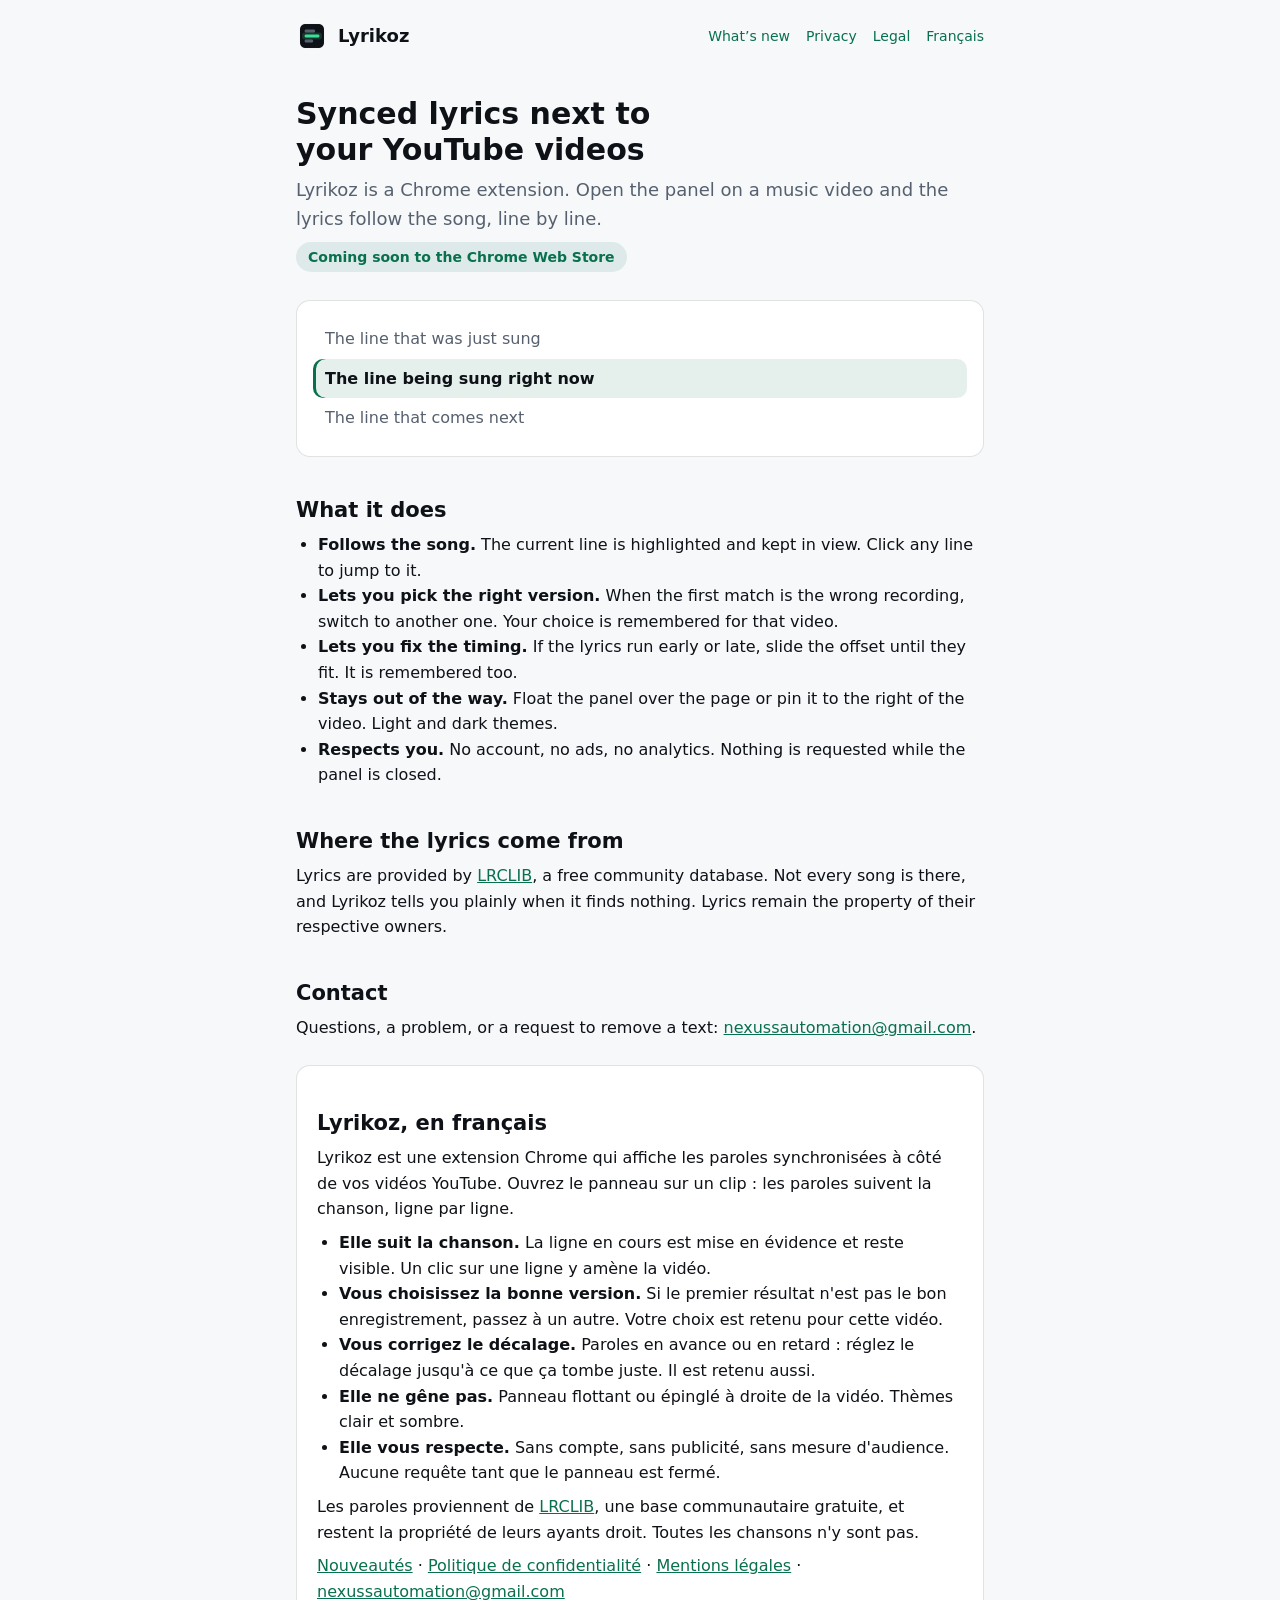
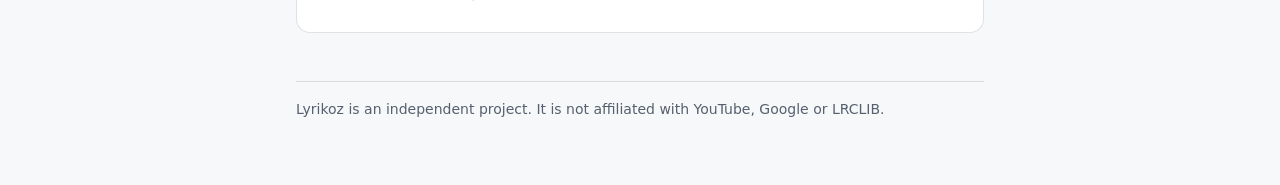
<file: index.html>
<!doctype html>
<html lang="en">
<head>
<meta charset="utf-8">
<meta name="viewport" content="width=device-width, initial-scale=1">
<title>Lyrikoz – Synced lyrics for YouTube</title>
<meta name="description" content="Lyrikoz is a Chrome extension that shows synced lyrics next to your YouTube videos. No account, no ads, no tracking.">
<link rel="icon" href="icon-128.png">
<link rel="stylesheet" href="style.css">
</head>
<body>
<div class="wrap">
  <header class="site">
    <a class="brand" href="./"><img src="icon-128.png" alt="">Lyrikoz</a>
    <nav class="site">
      <a href="changelog.html">What’s new</a>
      <a href="privacy.html">Privacy</a>
      <a href="legal.html">Legal</a>
      <a href="#fr" lang="fr">Français</a>
    </nav>
  </header>

  <main>
    <h1>Synced lyrics next to your YouTube videos</h1>
    <p class="lead">Lyrikoz is a Chrome extension. Open the panel on a music video and the lyrics follow the song, line by line.</p>
    <p><span class="pill">Coming soon to the Chrome Web Store</span></p>

    <div class="demo" aria-hidden="true">
      <p>The line that was just sung</p>
      <p class="now">The line being sung right now</p>
      <p>The line that comes next</p>
    </div>

    <h2>What it does</h2>
    <ul>
      <li><strong>Follows the song.</strong> The current line is highlighted and kept in view. Click any line to jump to it.</li>
      <li><strong>Lets you pick the right version.</strong> When the first match is the wrong recording, switch to another one. Your choice is remembered for that video.</li>
      <li><strong>Lets you fix the timing.</strong> If the lyrics run early or late, slide the offset until they fit. It is remembered too.</li>
      <li><strong>Stays out of the way.</strong> Float the panel over the page or pin it to the right of the video. Light and dark themes.</li>
      <li><strong>Respects you.</strong> No account, no ads, no analytics. Nothing is requested while the panel is closed.</li>
    </ul>

    <h2>Where the lyrics come from</h2>
    <p>Lyrics are provided by <a href="https://lrclib.net" rel="noopener">LRCLIB</a>, a free community database. Not every song is there, and Lyrikoz tells you plainly when it finds nothing. Lyrics remain the property of their respective owners.</p>

    <h2>Contact</h2>
    <p>Questions, a problem, or a request to remove a text: <a href="mailto:nexussautomation@gmail.com">nexussautomation@gmail.com</a>.</p>

    <section id="fr" lang="fr" class="card">
      <h2>Lyrikoz, en français</h2>
      <p>Lyrikoz est une extension Chrome qui affiche les paroles synchronisées à côté de vos vidéos YouTube. Ouvrez le panneau sur un clip : les paroles suivent la chanson, ligne par ligne.</p>
      <ul>
        <li><strong>Elle suit la chanson.</strong> La ligne en cours est mise en évidence et reste visible. Un clic sur une ligne y amène la vidéo.</li>
        <li><strong>Vous choisissez la bonne version.</strong> Si le premier résultat n'est pas le bon enregistrement, passez à un autre. Votre choix est retenu pour cette vidéo.</li>
        <li><strong>Vous corrigez le décalage.</strong> Paroles en avance ou en retard : réglez le décalage jusqu'à ce que ça tombe juste. Il est retenu aussi.</li>
        <li><strong>Elle ne gêne pas.</strong> Panneau flottant ou épinglé à droite de la vidéo. Thèmes clair et sombre.</li>
        <li><strong>Elle vous respecte.</strong> Sans compte, sans publicité, sans mesure d'audience. Aucune requête tant que le panneau est fermé.</li>
      </ul>
      <p>Les paroles proviennent de <a href="https://lrclib.net" rel="noopener">LRCLIB</a>, une base communautaire gratuite, et restent la propriété de leurs ayants droit. Toutes les chansons n'y sont pas.</p>
      <p><a href="changelog.html#fr">Nouveautés</a> · <a href="privacy.html#fr">Politique de confidentialité</a> · <a href="legal.html#fr">Mentions légales</a> · <a href="mailto:nexussautomation@gmail.com">nexussautomation@gmail.com</a></p>
    </section>
  </main>

  <footer class="site">
    Lyrikoz is an independent project. It is not affiliated with YouTube, Google or LRCLIB.
  </footer>
</div>
</body>
</html>
</file>
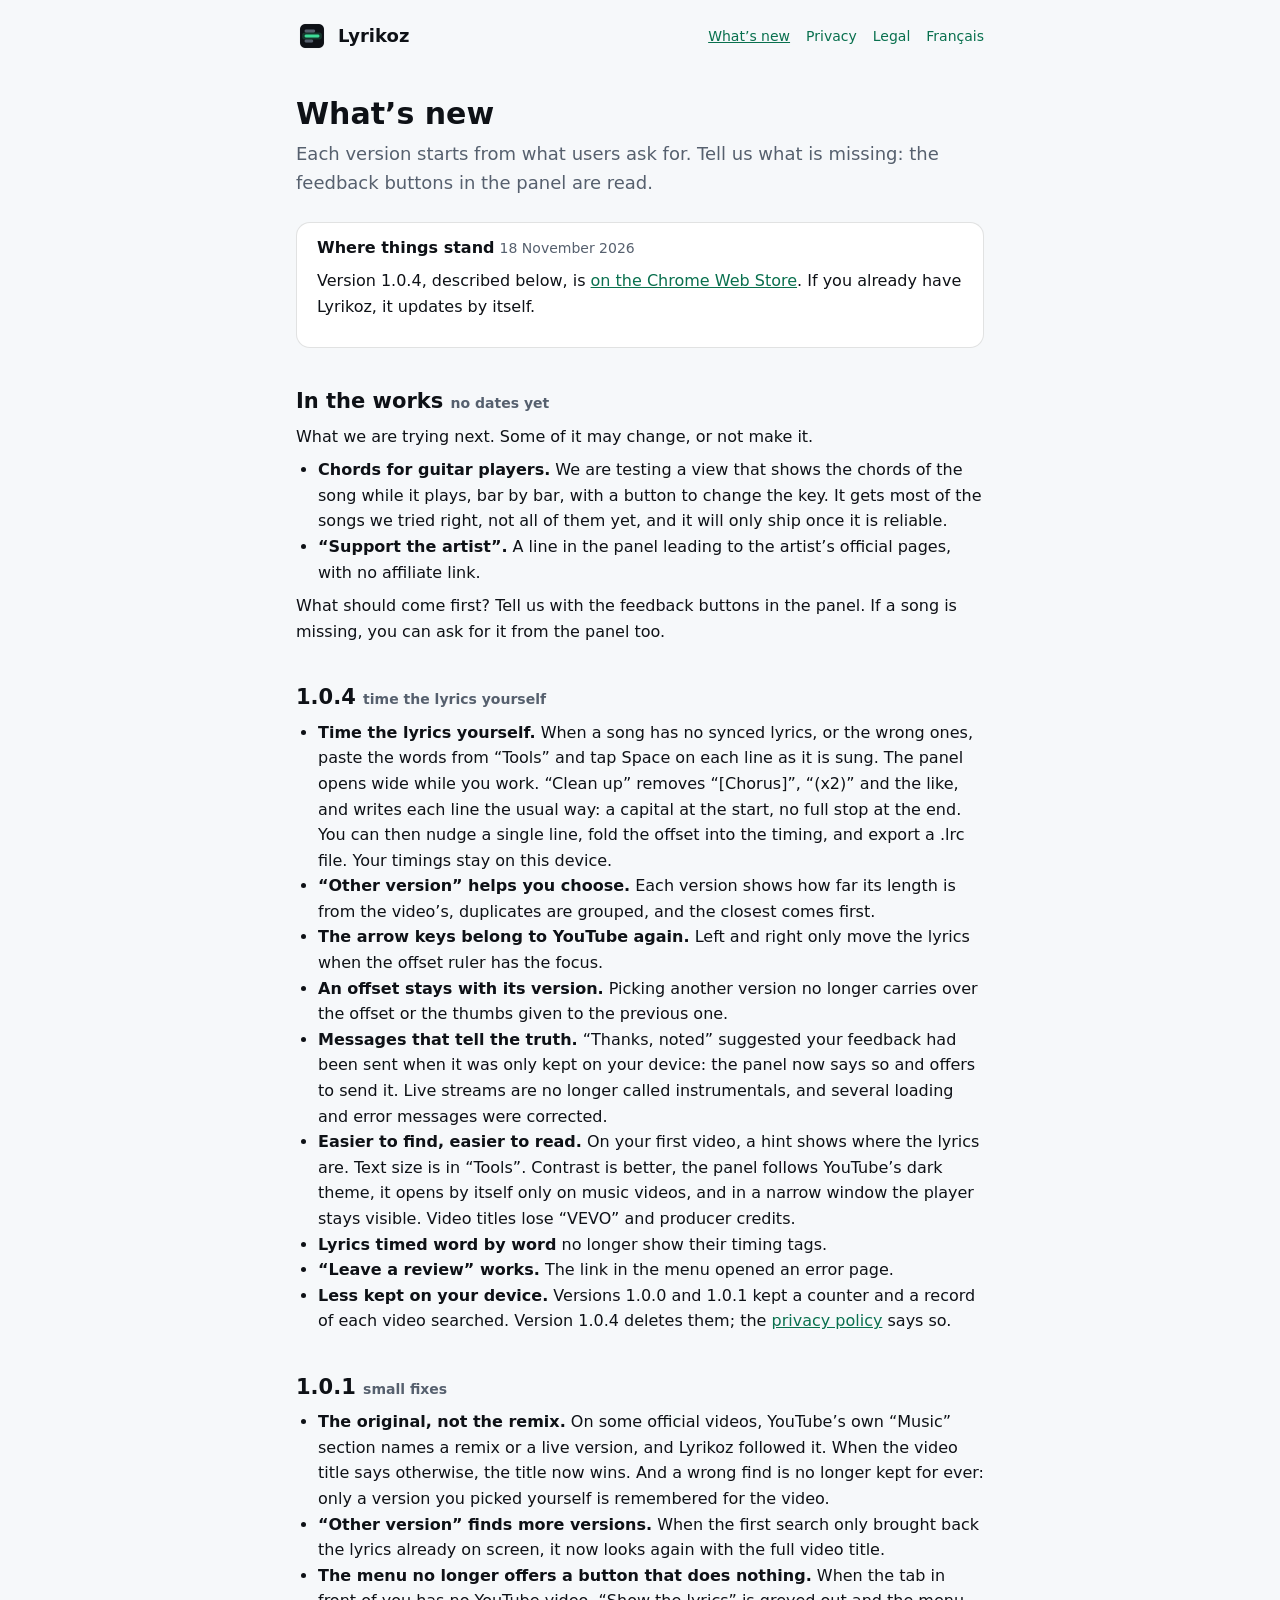
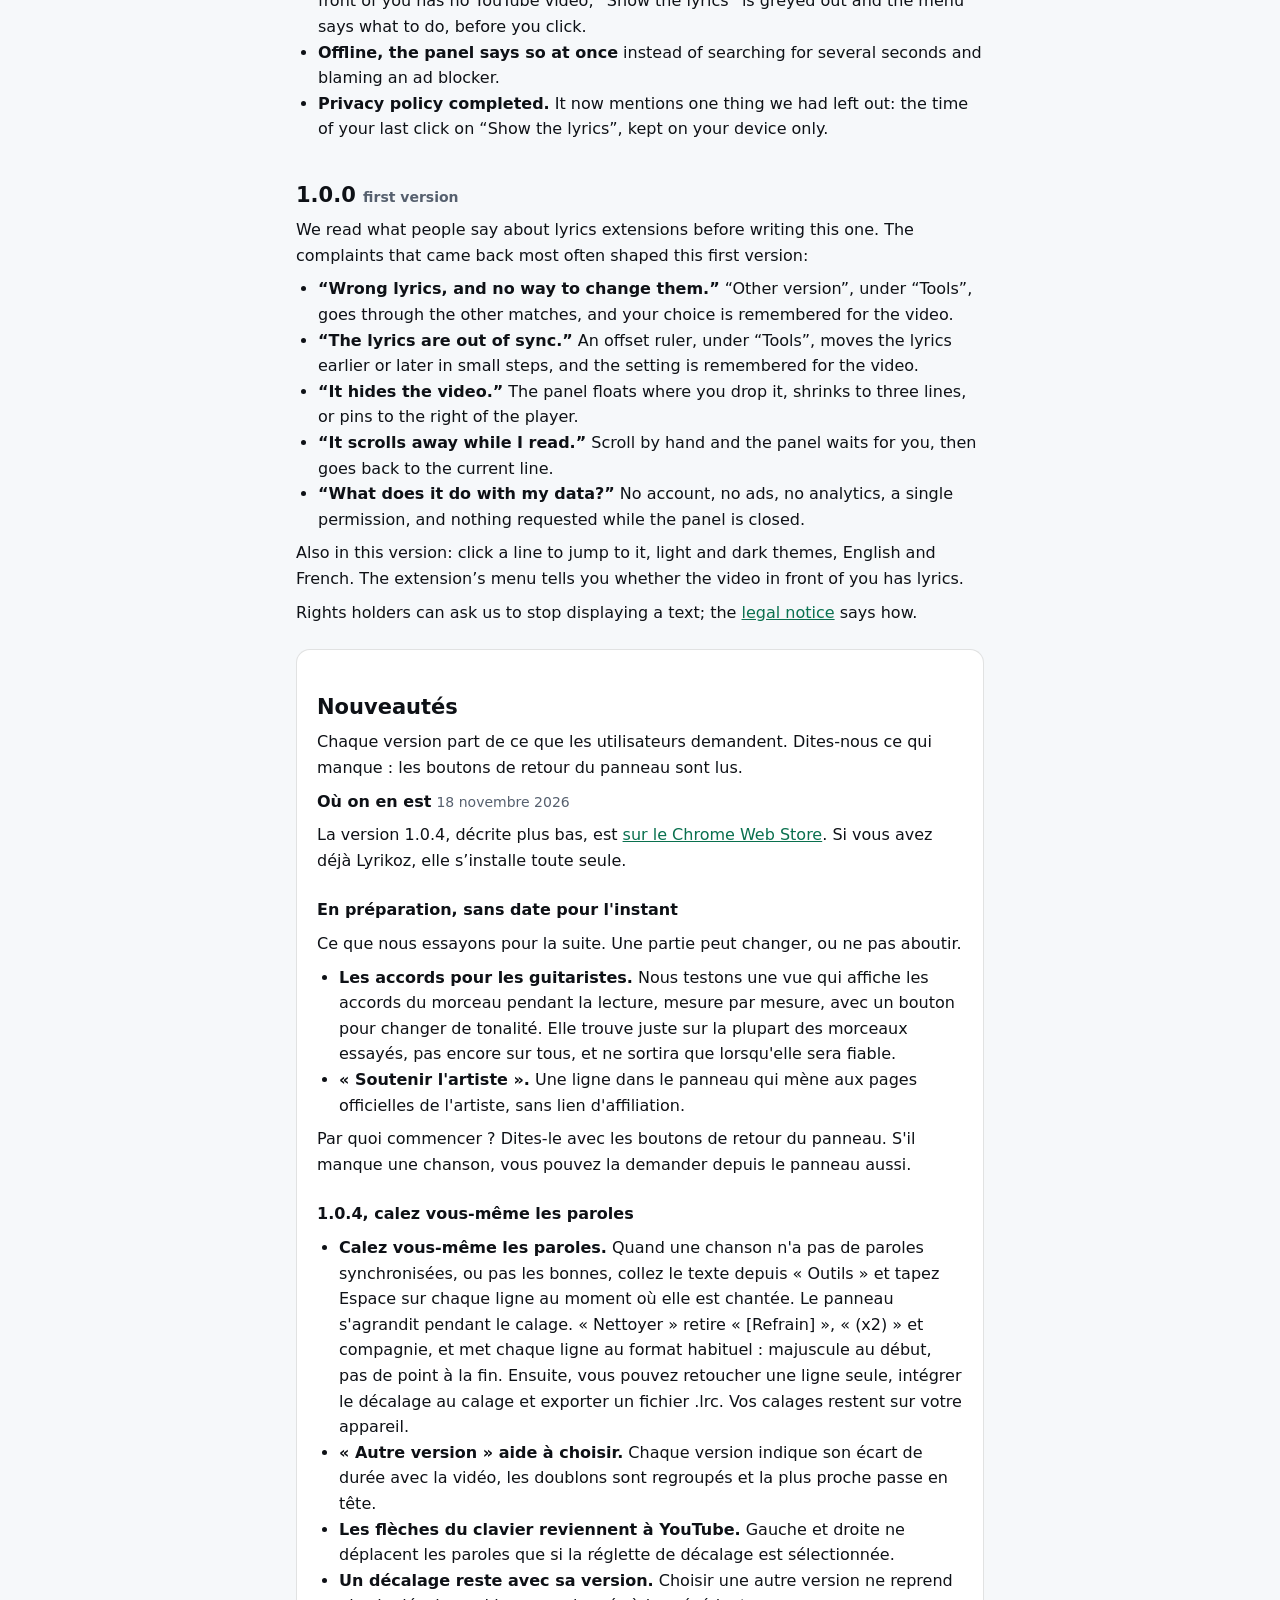
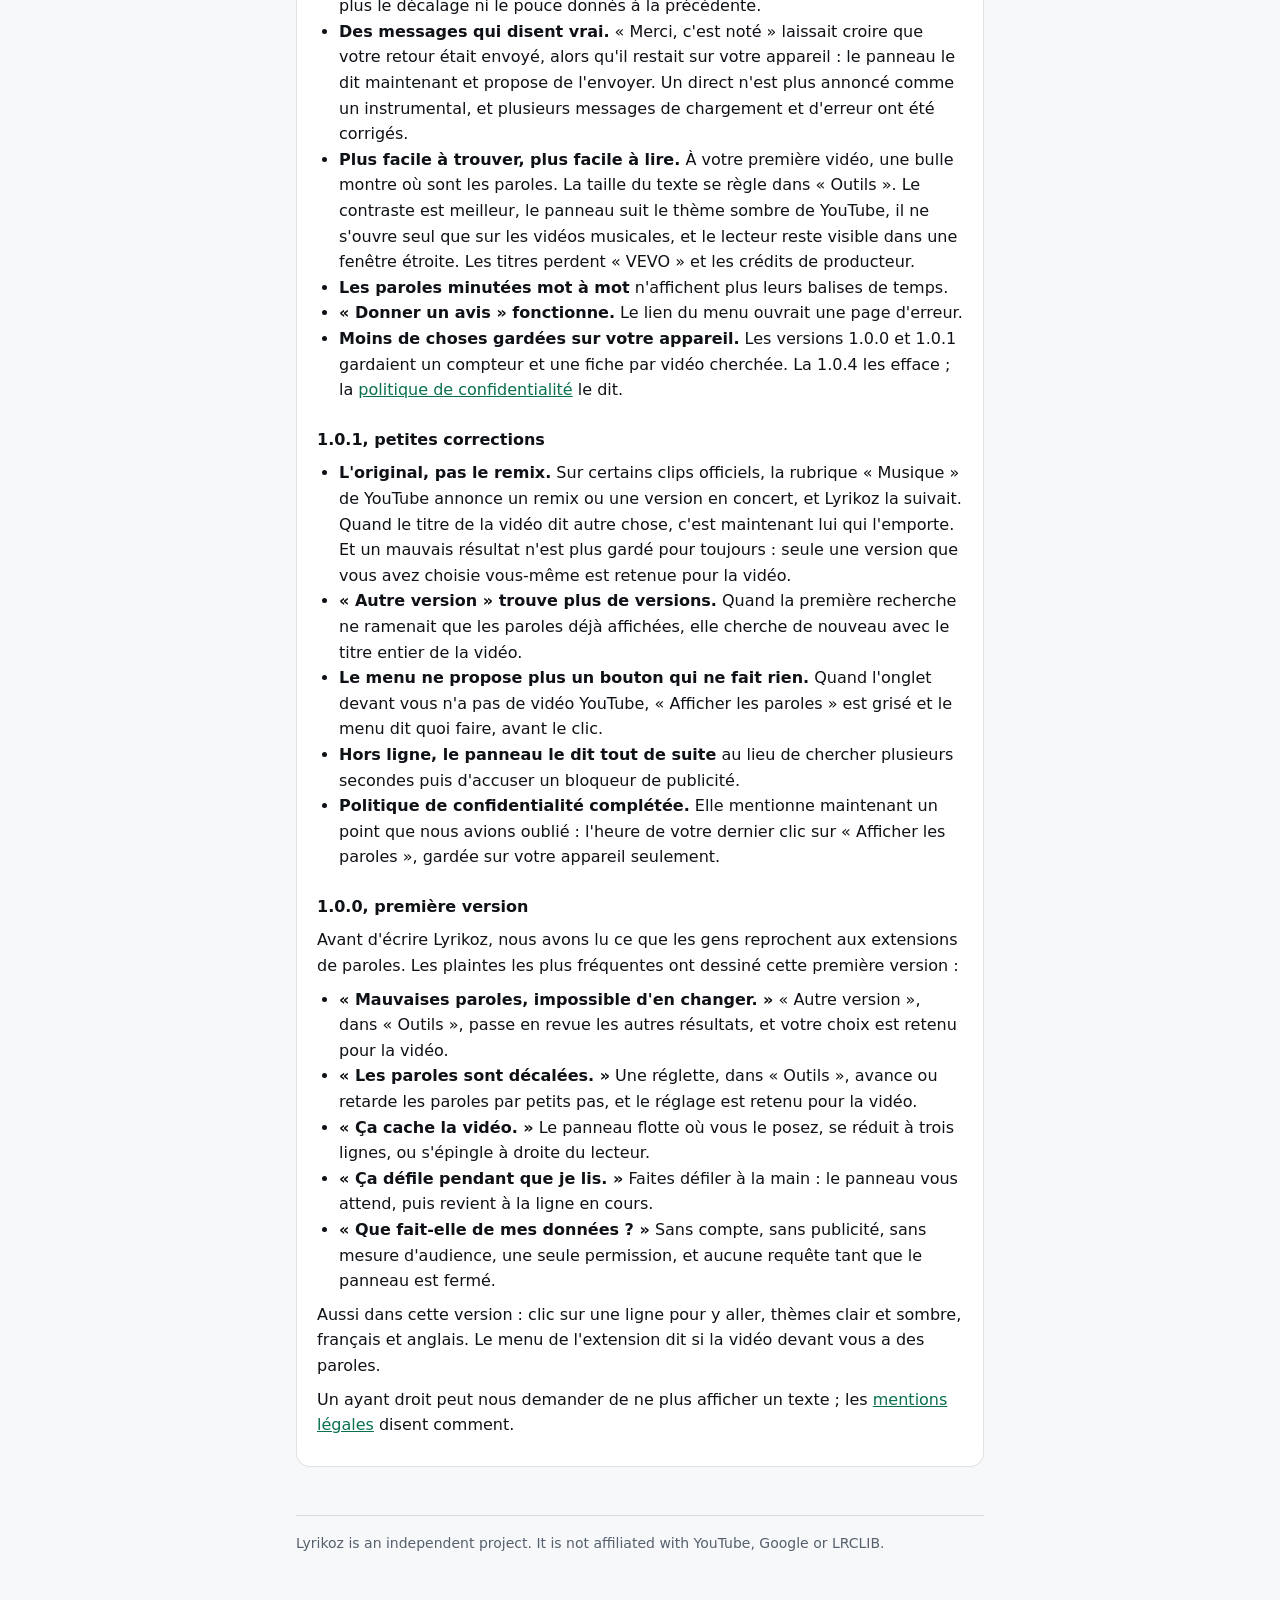
<file: changelog.html>
<!doctype html>
<html lang="en">
<head>
<meta charset="utf-8">
<meta name="viewport" content="width=device-width, initial-scale=1">
<title>What’s new – Lyrikoz</title>
<meta name="description" content="Release notes of the Lyrikoz extension, version by version.">
<link rel="icon" href="icon-128.png">
<link rel="stylesheet" href="style.css">
</head>
<body>
<div class="wrap">
  <header class="site">
    <a class="brand" href="./"><img src="icon-128.png" alt="">Lyrikoz</a>
    <nav class="site">
      <a href="changelog.html" aria-current="page">What’s new</a>
      <a href="privacy.html">Privacy</a>
      <a href="legal.html">Legal</a>
      <a href="#fr" lang="fr">Français</a>
    </nav>
  </header>

  <main>
    <h1>What’s new</h1>
    <p class="lead">Each version starts from what users ask for. Tell us what is missing: the feedback buttons in the panel are read.</p>

    <div class="card">
      <p><strong>Where things stand</strong> <span class="muted">18 November 2026</span></p>
      <p>Version 1.0.4, described below, is <a href="https://chromewebstore.google.com/detail/mgjanbnddkfmcmgkomigffjgngafmaak">on the Chrome Web Store</a>. If you already have Lyrikoz, it updates by itself.</p>
    </div>

    <h2>In the works <span class="muted">no dates yet</span></h2>
    <p>What we are trying next. Some of it may change, or not make it.</p>
    <ul>
      <li><strong>Chords for guitar players.</strong> We are testing a view that shows the chords of the song while it plays, bar by bar, with a button to change the key. It gets most of the songs we tried right, not all of them yet, and it will only ship once it is reliable.</li>
      <li><strong>“Support the artist”.</strong> A line in the panel leading to the artist’s official pages, with no affiliate link.</li>
    </ul>
    <p>What should come first? Tell us with the feedback buttons in the panel. If a song is missing, you can ask for it from the panel too.</p>

    <h2>1.0.4 <span class="muted">time the lyrics yourself</span></h2>
    <ul>
      <li><strong>Time the lyrics yourself.</strong> When a song has no synced lyrics, or the wrong ones, paste the words from “Tools” and tap Space on each line as it is sung. The panel opens wide while you work. “Clean up” removes “[Chorus]”, “(x2)” and the like, and writes each line the usual way: a capital at the start, no full stop at the end. You can then nudge a single line, fold the offset into the timing, and export a .lrc file. Your timings stay on this device.</li>
      <li><strong>“Other version” helps you choose.</strong> Each version shows how far its length is from the video’s, duplicates are grouped, and the closest comes first.</li>
      <li><strong>The arrow keys belong to YouTube again.</strong> Left and right only move the lyrics when the offset ruler has the focus.</li>
      <li><strong>An offset stays with its version.</strong> Picking another version no longer carries over the offset or the thumbs given to the previous one.</li>
      <li><strong>Messages that tell the truth.</strong> “Thanks, noted” suggested your feedback had been sent when it was only kept on your device: the panel now says so and offers to send it. Live streams are no longer called instrumentals, and several loading and error messages were corrected.</li>
      <li><strong>Easier to find, easier to read.</strong> On your first video, a hint shows where the lyrics are. Text size is in “Tools”. Contrast is better, the panel follows YouTube’s dark theme, it opens by itself only on music videos, and in a narrow window the player stays visible. Video titles lose “VEVO” and producer credits.</li>
      <li><strong>Lyrics timed word by word</strong> no longer show their timing tags.</li>
      <li><strong>“Leave a review” works.</strong> The link in the menu opened an error page.</li>
      <li><strong>Less kept on your device.</strong> Versions 1.0.0 and 1.0.1 kept a counter and a record of each video searched. Version 1.0.4 deletes them; the <a href="privacy.html">privacy policy</a> says so.</li>
    </ul>

    <h2>1.0.1 <span class="muted">small fixes</span></h2>
    <ul>
      <li><strong>The original, not the remix.</strong> On some official videos, YouTube’s own “Music” section names a remix or a live version, and Lyrikoz followed it. When the video title says otherwise, the title now wins. And a wrong find is no longer kept for ever: only a version you picked yourself is remembered for the video.</li>
      <li><strong>“Other version” finds more versions.</strong> When the first search only brought back the lyrics already on screen, it now looks again with the full video title.</li>
      <li><strong>The menu no longer offers a button that does nothing.</strong> When the tab in front of you has no YouTube video, “Show the lyrics” is greyed out and the menu says what to do, before you click.</li>
      <li><strong>Offline, the panel says so at once</strong> instead of searching for several seconds and blaming an ad blocker.</li>
      <li><strong>Privacy policy completed.</strong> It now mentions one thing we had left out: the time of your last click on “Show the lyrics”, kept on your device only.</li>
    </ul>

    <h2>1.0.0 <span class="muted">first version</span></h2>
    <p>We read what people say about lyrics extensions before writing this one. The complaints that came back most often shaped this first version:</p>
    <ul>
      <li><strong>“Wrong lyrics, and no way to change them.”</strong> “Other version”, under “Tools”, goes through the other matches, and your choice is remembered for the video.</li>
      <li><strong>“The lyrics are out of sync.”</strong> An offset ruler, under “Tools”, moves the lyrics earlier or later in small steps, and the setting is remembered for the video.</li>
      <li><strong>“It hides the video.”</strong> The panel floats where you drop it, shrinks to three lines, or pins to the right of the player.</li>
      <li><strong>“It scrolls away while I read.”</strong> Scroll by hand and the panel waits for you, then goes back to the current line.</li>
      <li><strong>“What does it do with my data?”</strong> No account, no ads, no analytics, a single permission, and nothing requested while the panel is closed.</li>
    </ul>
    <p>Also in this version: click a line to jump to it, light and dark themes, English and French. The extension’s menu tells you whether the video in front of you has lyrics.</p>
    <p>Rights holders can ask us to stop displaying a text; the <a href="legal.html">legal notice</a> says how.</p>

    <section id="fr" lang="fr" class="card">
      <h2>Nouveautés</h2>
      <p>Chaque version part de ce que les utilisateurs demandent. Dites-nous ce qui manque : les boutons de retour du panneau sont lus.</p>

      <p><strong>Où on en est</strong> <span class="muted">18 novembre 2026</span></p>
      <p>La version 1.0.4, décrite plus bas, est <a href="https://chromewebstore.google.com/detail/mgjanbnddkfmcmgkomigffjgngafmaak">sur le Chrome Web Store</a>. Si vous avez déjà Lyrikoz, elle s’installe toute seule.</p>

      <h3>En préparation, sans date pour l'instant</h3>
      <p>Ce que nous essayons pour la suite. Une partie peut changer, ou ne pas aboutir.</p>
      <ul>
        <li><strong>Les accords pour les guitaristes.</strong> Nous testons une vue qui affiche les accords du morceau pendant la lecture, mesure par mesure, avec un bouton pour changer de tonalité. Elle trouve juste sur la plupart des morceaux essayés, pas encore sur tous, et ne sortira que lorsqu'elle sera fiable.</li>
        <li><strong>« Soutenir l'artiste ».</strong> Une ligne dans le panneau qui mène aux pages officielles de l'artiste, sans lien d'affiliation.</li>
      </ul>
      <p>Par quoi commencer ? Dites-le avec les boutons de retour du panneau. S'il manque une chanson, vous pouvez la demander depuis le panneau aussi.</p>

      <h3>1.0.4, calez vous-même les paroles</h3>
      <ul>
        <li><strong>Calez vous-même les paroles.</strong> Quand une chanson n'a pas de paroles synchronisées, ou pas les bonnes, collez le texte depuis « Outils » et tapez Espace sur chaque ligne au moment où elle est chantée. Le panneau s'agrandit pendant le calage. « Nettoyer » retire « [Refrain] », « (x2) » et compagnie, et met chaque ligne au format habituel : majuscule au début, pas de point à la fin. Ensuite, vous pouvez retoucher une ligne seule, intégrer le décalage au calage et exporter un fichier .lrc. Vos calages restent sur votre appareil.</li>
        <li><strong>« Autre version » aide à choisir.</strong> Chaque version indique son écart de durée avec la vidéo, les doublons sont regroupés et la plus proche passe en tête.</li>
        <li><strong>Les flèches du clavier reviennent à YouTube.</strong> Gauche et droite ne déplacent les paroles que si la réglette de décalage est sélectionnée.</li>
        <li><strong>Un décalage reste avec sa version.</strong> Choisir une autre version ne reprend plus le décalage ni le pouce donnés à la précédente.</li>
        <li><strong>Des messages qui disent vrai.</strong> « Merci, c'est noté » laissait croire que votre retour était envoyé, alors qu'il restait sur votre appareil : le panneau le dit maintenant et propose de l'envoyer. Un direct n'est plus annoncé comme un instrumental, et plusieurs messages de chargement et d'erreur ont été corrigés.</li>
        <li><strong>Plus facile à trouver, plus facile à lire.</strong> À votre première vidéo, une bulle montre où sont les paroles. La taille du texte se règle dans « Outils ». Le contraste est meilleur, le panneau suit le thème sombre de YouTube, il ne s'ouvre seul que sur les vidéos musicales, et le lecteur reste visible dans une fenêtre étroite. Les titres perdent « VEVO » et les crédits de producteur.</li>
        <li><strong>Les paroles minutées mot à mot</strong> n'affichent plus leurs balises de temps.</li>
        <li><strong>« Donner un avis » fonctionne.</strong> Le lien du menu ouvrait une page d'erreur.</li>
        <li><strong>Moins de choses gardées sur votre appareil.</strong> Les versions 1.0.0 et 1.0.1 gardaient un compteur et une fiche par vidéo cherchée. La 1.0.4 les efface ; la <a href="privacy.html#fr">politique de confidentialité</a> le dit.</li>
      </ul>

      <h3>1.0.1, petites corrections</h3>
      <ul>
        <li><strong>L'original, pas le remix.</strong> Sur certains clips officiels, la rubrique « Musique » de YouTube annonce un remix ou une version en concert, et Lyrikoz la suivait. Quand le titre de la vidéo dit autre chose, c'est maintenant lui qui l'emporte. Et un mauvais résultat n'est plus gardé pour toujours : seule une version que vous avez choisie vous-même est retenue pour la vidéo.</li>
        <li><strong>« Autre version » trouve plus de versions.</strong> Quand la première recherche ne ramenait que les paroles déjà affichées, elle cherche de nouveau avec le titre entier de la vidéo.</li>
        <li><strong>Le menu ne propose plus un bouton qui ne fait rien.</strong> Quand l'onglet devant vous n'a pas de vidéo YouTube, « Afficher les paroles » est grisé et le menu dit quoi faire, avant le clic.</li>
        <li><strong>Hors ligne, le panneau le dit tout de suite</strong> au lieu de chercher plusieurs secondes puis d'accuser un bloqueur de publicité.</li>
        <li><strong>Politique de confidentialité complétée.</strong> Elle mentionne maintenant un point que nous avions oublié : l'heure de votre dernier clic sur « Afficher les paroles », gardée sur votre appareil seulement.</li>
      </ul>

      <h3>1.0.0, première version</h3>
      <p>Avant d'écrire Lyrikoz, nous avons lu ce que les gens reprochent aux extensions de paroles. Les plaintes les plus fréquentes ont dessiné cette première version :</p>
      <ul>
        <li><strong>« Mauvaises paroles, impossible d'en changer. »</strong> « Autre version », dans « Outils », passe en revue les autres résultats, et votre choix est retenu pour la vidéo.</li>
        <li><strong>« Les paroles sont décalées. »</strong> Une réglette, dans « Outils », avance ou retarde les paroles par petits pas, et le réglage est retenu pour la vidéo.</li>
        <li><strong>« Ça cache la vidéo. »</strong> Le panneau flotte où vous le posez, se réduit à trois lignes, ou s'épingle à droite du lecteur.</li>
        <li><strong>« Ça défile pendant que je lis. »</strong> Faites défiler à la main : le panneau vous attend, puis revient à la ligne en cours.</li>
        <li><strong>« Que fait-elle de mes données ? »</strong> Sans compte, sans publicité, sans mesure d'audience, une seule permission, et aucune requête tant que le panneau est fermé.</li>
      </ul>
      <p>Aussi dans cette version : clic sur une ligne pour y aller, thèmes clair et sombre, français et anglais. Le menu de l'extension dit si la vidéo devant vous a des paroles.</p>
      <p>Un ayant droit peut nous demander de ne plus afficher un texte ; les <a href="legal.html#fr">mentions légales</a> disent comment.</p>
    </section>
  </main>

  <footer class="site">
    Lyrikoz is an independent project. It is not affiliated with YouTube, Google or LRCLIB.
  </footer>
</div>
</body>
</html>
</file>
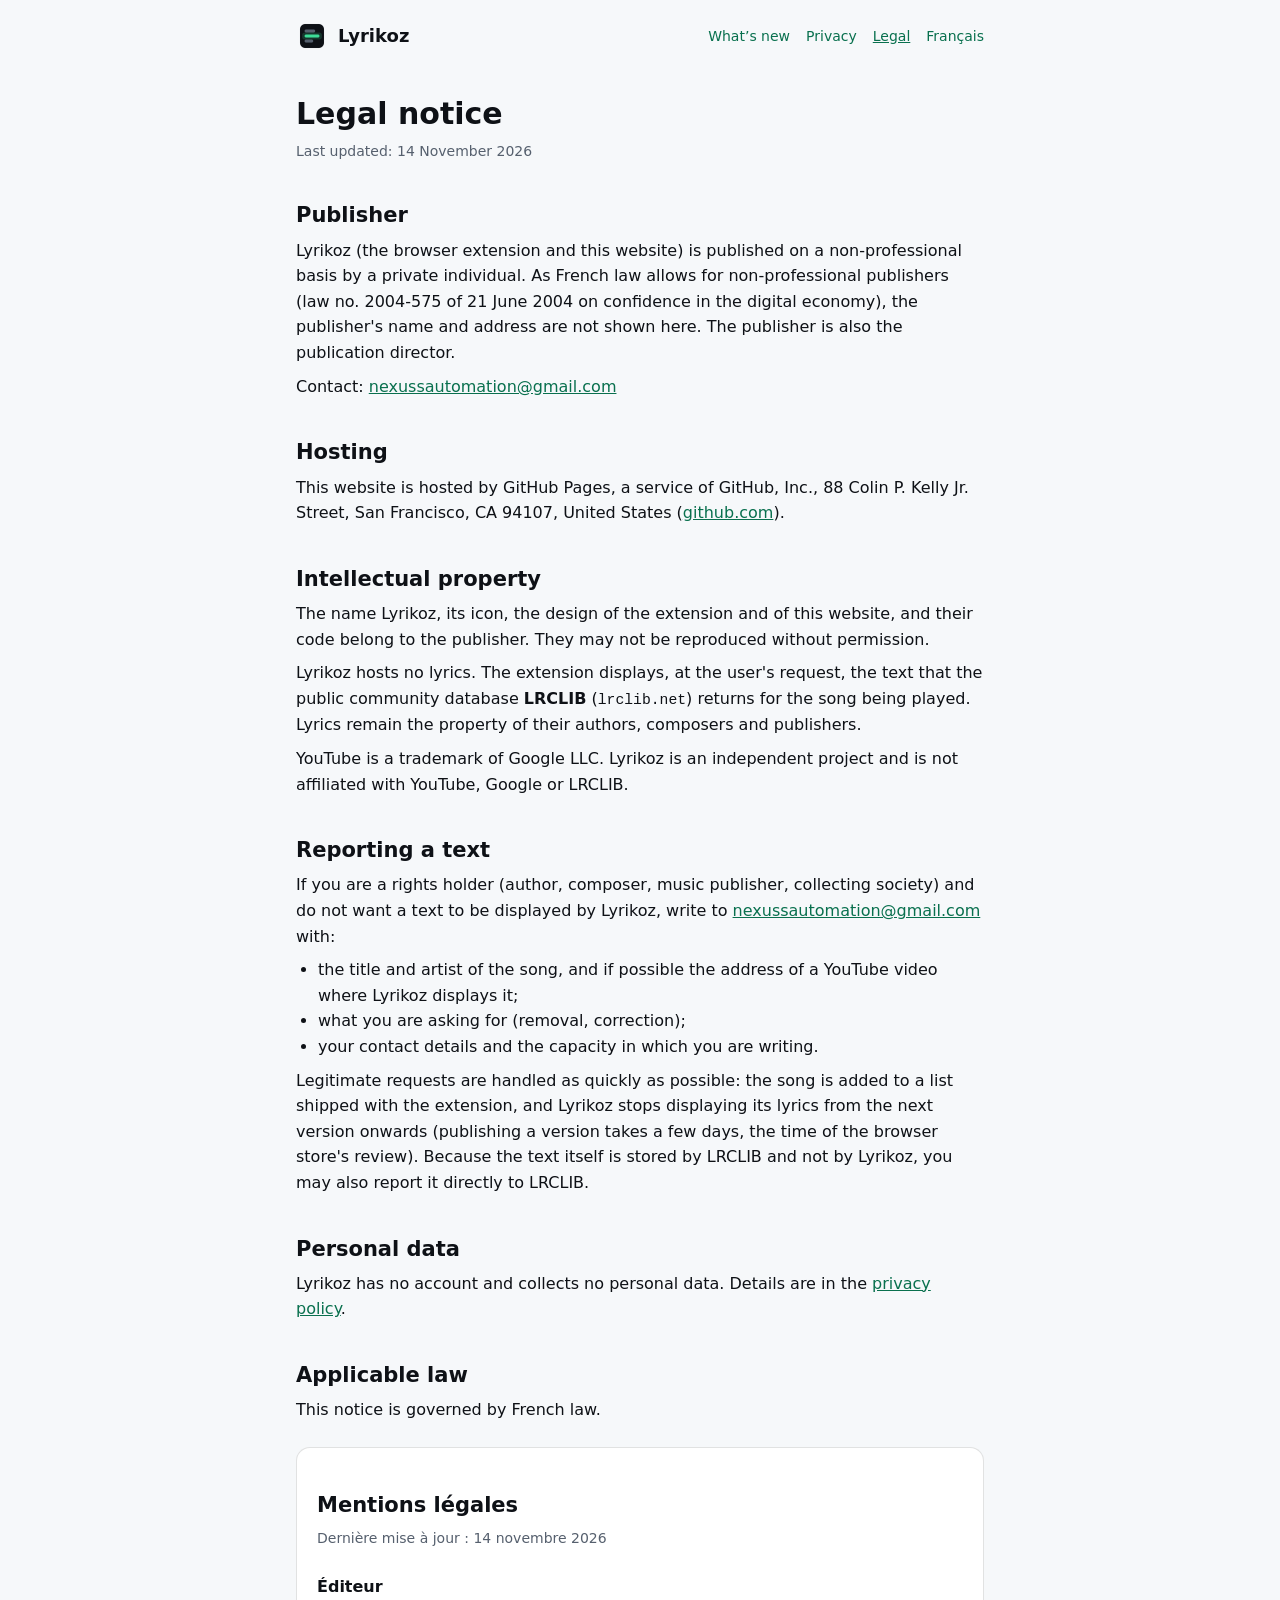
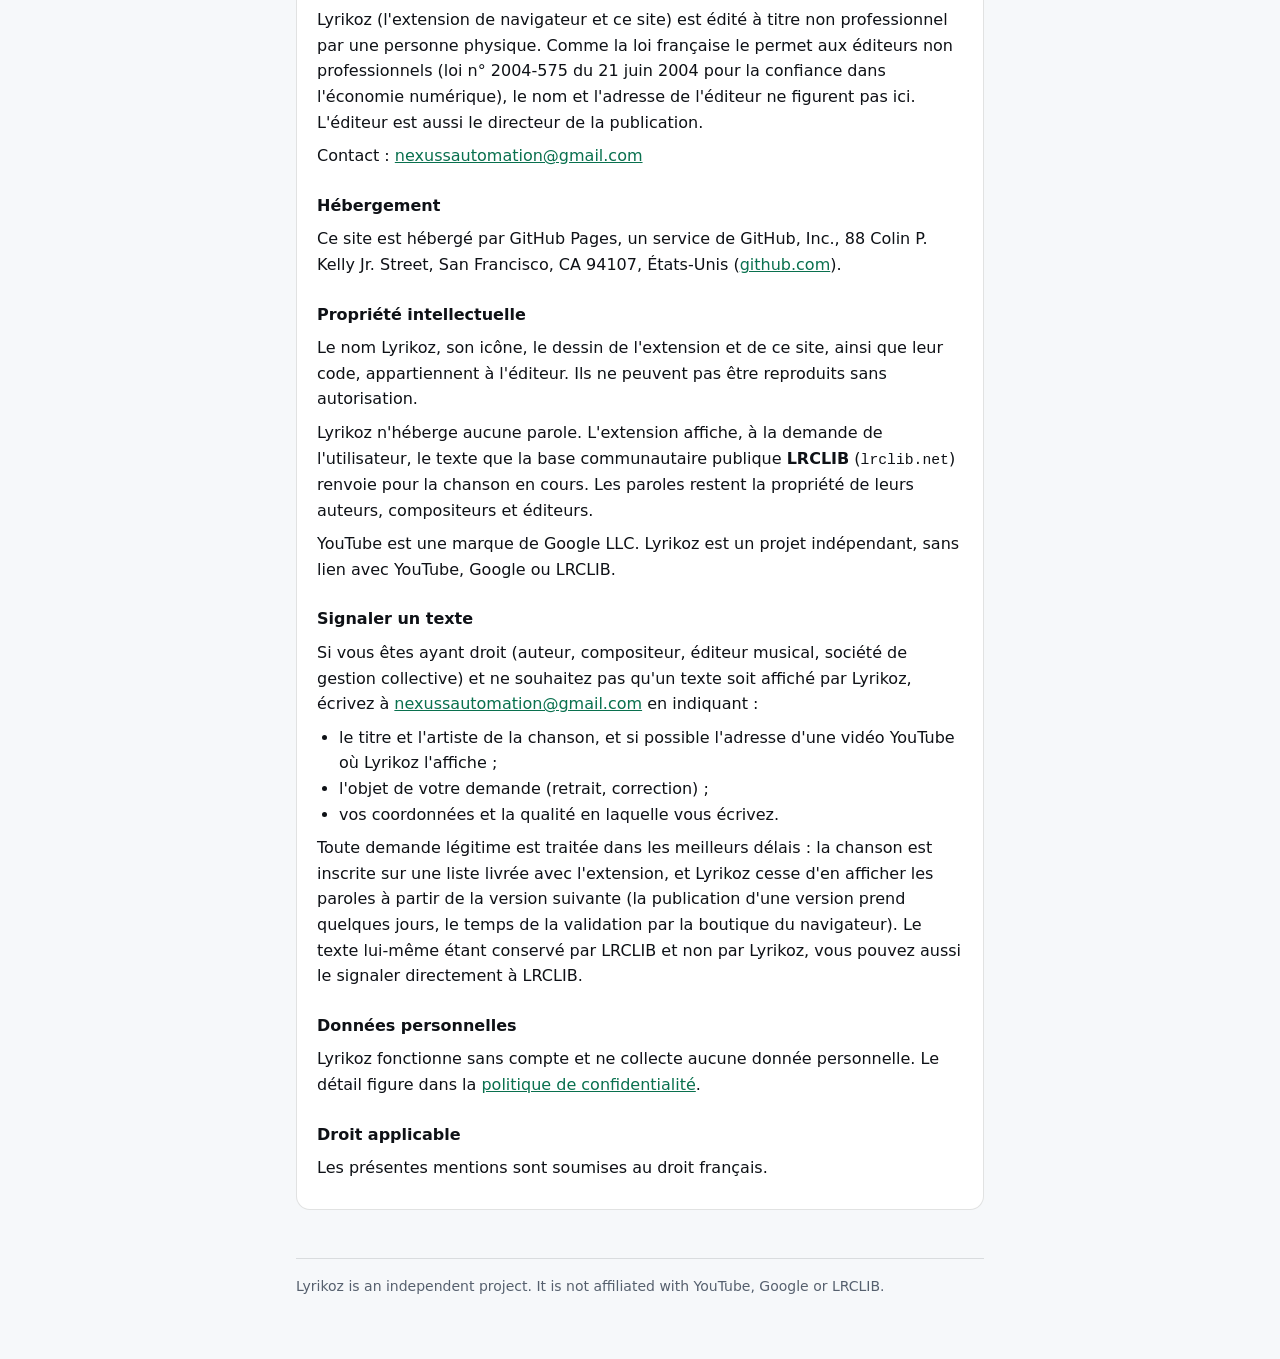
<file: legal.html>
<!doctype html>
<html lang="en">
<head>
<meta charset="utf-8">
<meta name="viewport" content="width=device-width, initial-scale=1">
<title>Legal notice – Lyrikoz</title>
<meta name="description" content="Who publishes Lyrikoz, who hosts this site, and how to report a text.">
<link rel="icon" href="icon-128.png">
<link rel="stylesheet" href="style.css">
</head>
<body>
<div class="wrap">
  <header class="site">
    <a class="brand" href="./"><img src="icon-128.png" alt="">Lyrikoz</a>
    <nav class="site">
      <a href="changelog.html">What’s new</a>
      <a href="privacy.html">Privacy</a>
      <a href="legal.html" aria-current="page">Legal</a>
      <a href="#fr" lang="fr">Français</a>
    </nav>
  </header>

  <main>
    <h1>Legal notice</h1>
    <p class="muted">Last updated: 14 November 2026</p>

    <h2>Publisher</h2>
    <p>Lyrikoz (the browser extension and this website) is published on a non-professional basis by a private individual. As French law allows for non-professional publishers (law no. 2004-575 of 21 June 2004 on confidence in the digital economy), the publisher's name and address are not shown here. The publisher is also the publication director.</p>
    <p>Contact: <a href="mailto:nexussautomation@gmail.com">nexussautomation@gmail.com</a></p>

    <h2>Hosting</h2>
    <p>This website is hosted by GitHub Pages, a service of GitHub, Inc., 88 Colin P. Kelly Jr. Street, San Francisco, CA 94107, United States (<a href="https://github.com">github.com</a>).</p>

    <h2>Intellectual property</h2>
    <p>The name Lyrikoz, its icon, the design of the extension and of this website, and their code belong to the publisher. They may not be reproduced without permission.</p>
    <p>Lyrikoz hosts no lyrics. The extension displays, at the user's request, the text that the public community database <strong>LRCLIB</strong> (<code>lrclib.net</code>) returns for the song being played. Lyrics remain the property of their authors, composers and publishers.</p>
    <p>YouTube is a trademark of Google LLC. Lyrikoz is an independent project and is not affiliated with YouTube, Google or LRCLIB.</p>

    <h2>Reporting a text</h2>
    <p>If you are a rights holder (author, composer, music publisher, collecting society) and do not want a text to be displayed by Lyrikoz, write to <a href="mailto:nexussautomation@gmail.com">nexussautomation@gmail.com</a> with:</p>
    <ul>
      <li>the title and artist of the song, and if possible the address of a YouTube video where Lyrikoz displays it;</li>
      <li>what you are asking for (removal, correction);</li>
      <li>your contact details and the capacity in which you are writing.</li>
    </ul>
    <p>Legitimate requests are handled as quickly as possible: the song is added to a list shipped with the extension, and Lyrikoz stops displaying its lyrics from the next version onwards (publishing a version takes a few days, the time of the browser store's review). Because the text itself is stored by LRCLIB and not by Lyrikoz, you may also report it directly to LRCLIB.</p>

    <h2>Personal data</h2>
    <p>Lyrikoz has no account and collects no personal data. Details are in the <a href="privacy.html">privacy policy</a>.</p>

    <h2>Applicable law</h2>
    <p>This notice is governed by French law.</p>

    <section id="fr" lang="fr" class="card">
      <h2>Mentions légales</h2>
      <p class="muted">Dernière mise à jour : 14 novembre 2026</p>

      <h3>Éditeur</h3>
      <p>Lyrikoz (l'extension de navigateur et ce site) est édité à titre non professionnel par une personne physique. Comme la loi française le permet aux éditeurs non professionnels (loi n° 2004-575 du 21 juin 2004 pour la confiance dans l'économie numérique), le nom et l'adresse de l'éditeur ne figurent pas ici. L'éditeur est aussi le directeur de la publication.</p>
      <p>Contact : <a href="mailto:nexussautomation@gmail.com">nexussautomation@gmail.com</a></p>

      <h3>Hébergement</h3>
      <p>Ce site est hébergé par GitHub Pages, un service de GitHub, Inc., 88 Colin P. Kelly Jr. Street, San Francisco, CA 94107, États-Unis (<a href="https://github.com">github.com</a>).</p>

      <h3>Propriété intellectuelle</h3>
      <p>Le nom Lyrikoz, son icône, le dessin de l'extension et de ce site, ainsi que leur code, appartiennent à l'éditeur. Ils ne peuvent pas être reproduits sans autorisation.</p>
      <p>Lyrikoz n'héberge aucune parole. L'extension affiche, à la demande de l'utilisateur, le texte que la base communautaire publique <strong>LRCLIB</strong> (<code>lrclib.net</code>) renvoie pour la chanson en cours. Les paroles restent la propriété de leurs auteurs, compositeurs et éditeurs.</p>
      <p>YouTube est une marque de Google LLC. Lyrikoz est un projet indépendant, sans lien avec YouTube, Google ou LRCLIB.</p>

      <h3>Signaler un texte</h3>
      <p>Si vous êtes ayant droit (auteur, compositeur, éditeur musical, société de gestion collective) et ne souhaitez pas qu'un texte soit affiché par Lyrikoz, écrivez à <a href="mailto:nexussautomation@gmail.com">nexussautomation@gmail.com</a> en indiquant :</p>
      <ul>
        <li>le titre et l'artiste de la chanson, et si possible l'adresse d'une vidéo YouTube où Lyrikoz l'affiche ;</li>
        <li>l'objet de votre demande (retrait, correction) ;</li>
        <li>vos coordonnées et la qualité en laquelle vous écrivez.</li>
      </ul>
      <p>Toute demande légitime est traitée dans les meilleurs délais : la chanson est inscrite sur une liste livrée avec l'extension, et Lyrikoz cesse d'en afficher les paroles à partir de la version suivante (la publication d'une version prend quelques jours, le temps de la validation par la boutique du navigateur). Le texte lui-même étant conservé par LRCLIB et non par Lyrikoz, vous pouvez aussi le signaler directement à LRCLIB.</p>

      <h3>Données personnelles</h3>
      <p>Lyrikoz fonctionne sans compte et ne collecte aucune donnée personnelle. Le détail figure dans la <a href="privacy.html#fr">politique de confidentialité</a>.</p>

      <h3>Droit applicable</h3>
      <p>Les présentes mentions sont soumises au droit français.</p>
    </section>
  </main>

  <footer class="site">
    Lyrikoz is an independent project. It is not affiliated with YouTube, Google or LRCLIB.
  </footer>
</div>
</body>
</html>
</file>
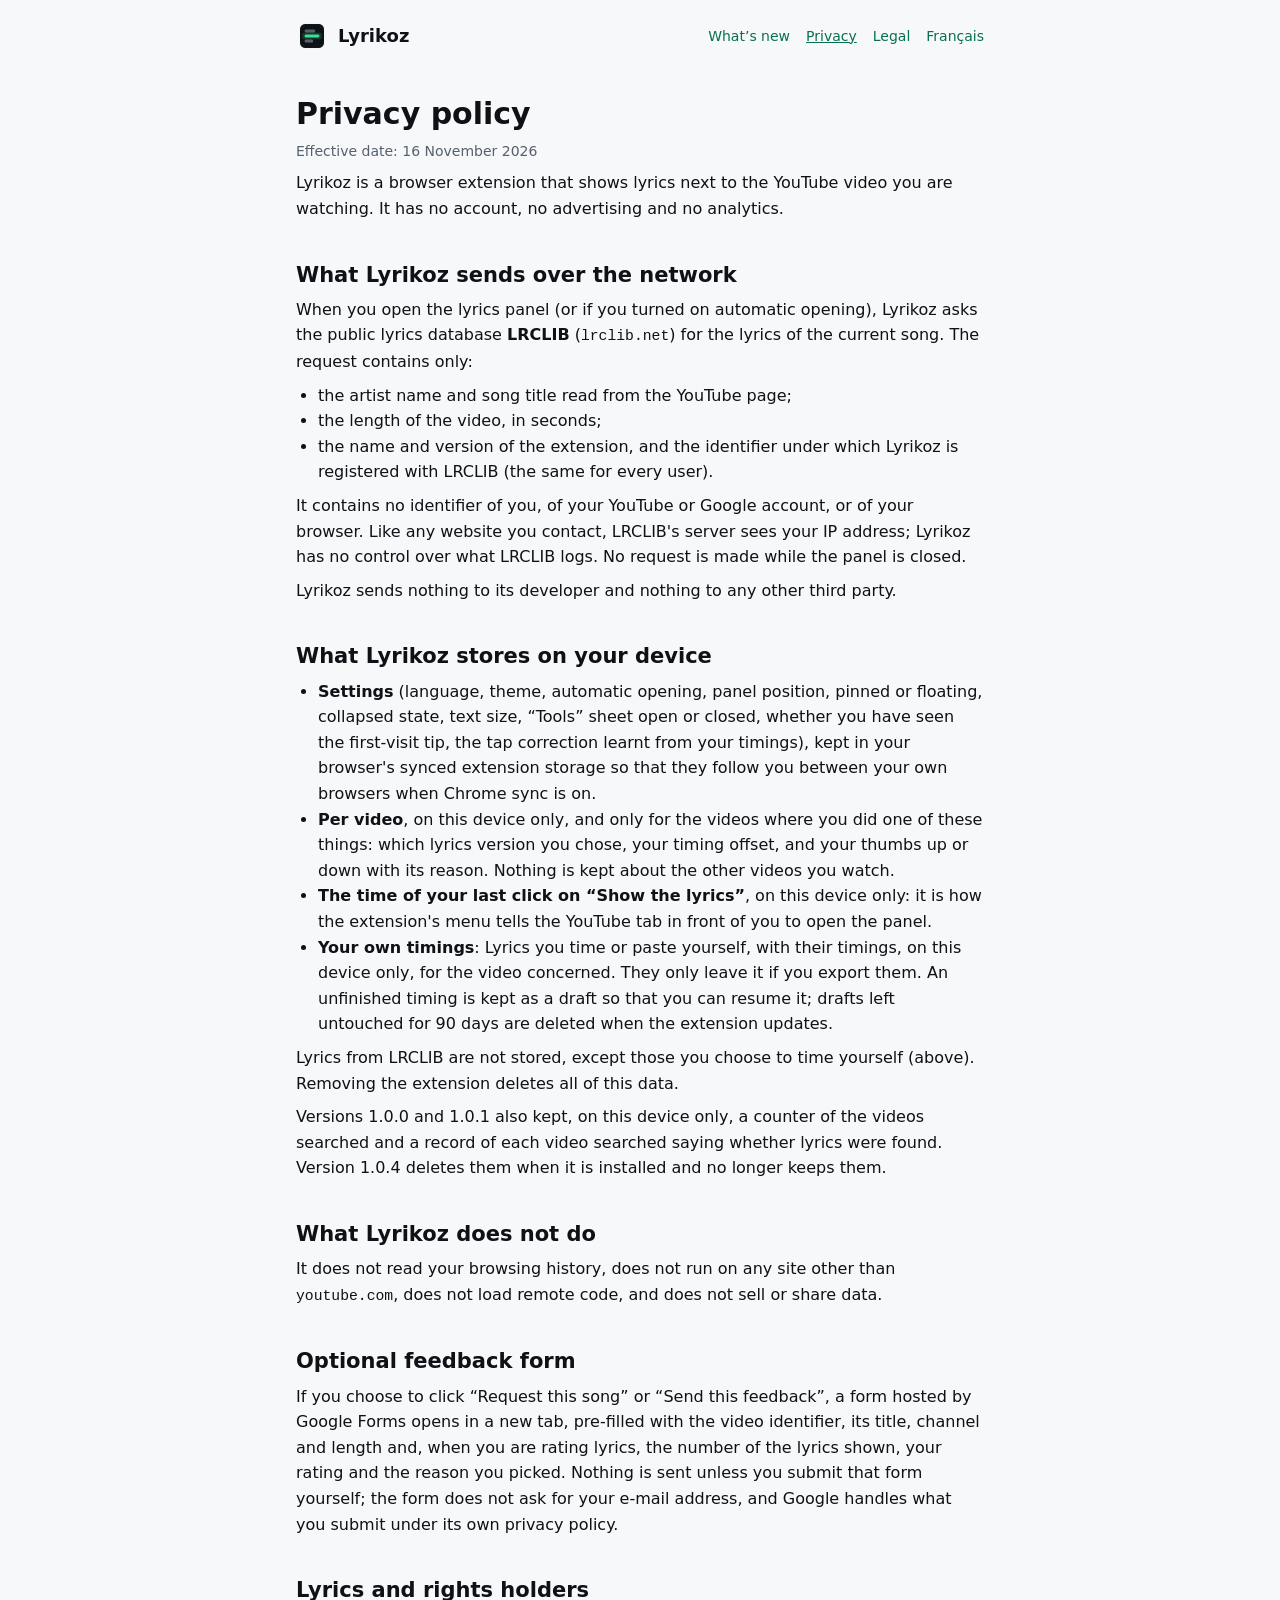
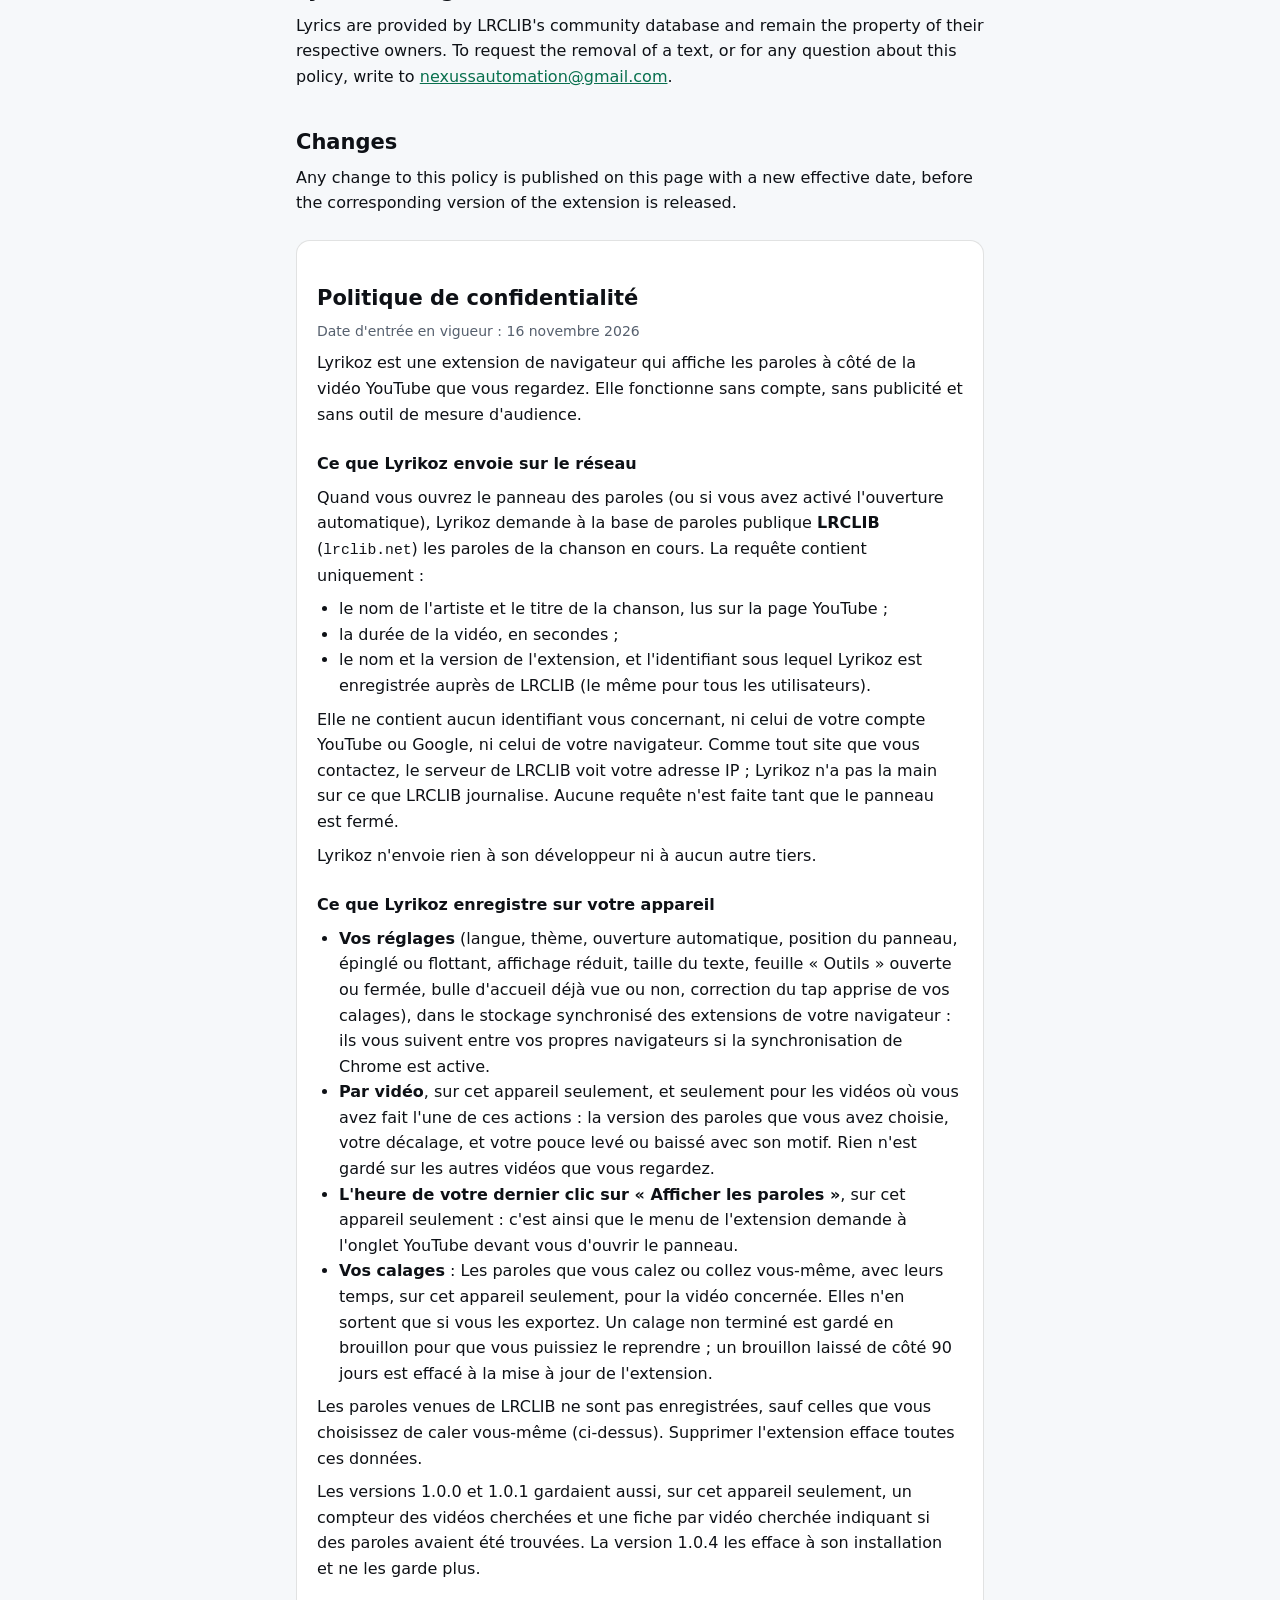
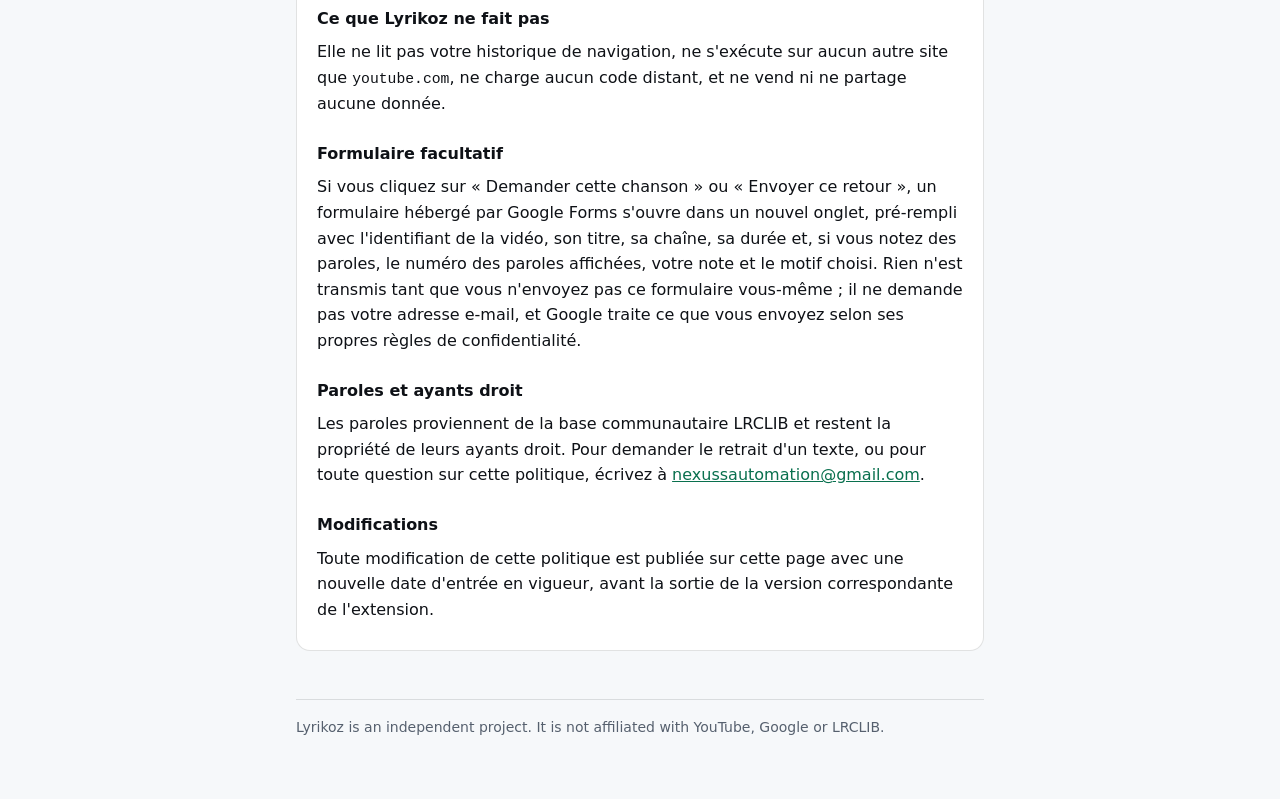
<file: privacy.html>
<!doctype html>
<html lang="en">
<head>
<meta charset="utf-8">
<meta name="viewport" content="width=device-width, initial-scale=1">
<title>Privacy policy – Lyrikoz</title>
<meta name="description" content="What the Lyrikoz extension sends, what it stores on your device, and what it never does.">
<link rel="icon" href="icon-128.png">
<link rel="stylesheet" href="style.css">
</head>
<body>
<div class="wrap">
  <header class="site">
    <a class="brand" href="./"><img src="icon-128.png" alt="">Lyrikoz</a>
    <nav class="site">
      <a href="changelog.html">What’s new</a>
      <a href="privacy.html" aria-current="page">Privacy</a>
      <a href="legal.html">Legal</a>
      <a href="#fr" lang="fr">Français</a>
    </nav>
  </header>

  <main>
    <h1>Privacy policy</h1>
    <p class="muted">Effective date: 16 November 2026</p>

    <p>Lyrikoz is a browser extension that shows lyrics next to the YouTube video you are watching. It has no account, no advertising and no analytics.</p>

    <h2>What Lyrikoz sends over the network</h2>
    <p>When you open the lyrics panel (or if you turned on automatic opening), Lyrikoz asks the public lyrics database <strong>LRCLIB</strong> (<code>lrclib.net</code>) for the lyrics of the current song. The request contains only:</p>
    <ul>
      <li>the artist name and song title read from the YouTube page;</li>
      <li>the length of the video, in seconds;</li>
      <li>the name and version of the extension, and the identifier under which Lyrikoz is registered with LRCLIB (the same for every user).</li>
    </ul>
    <p>It contains no identifier of you, of your YouTube or Google account, or of your browser. Like any website you contact, LRCLIB's server sees your IP address; Lyrikoz has no control over what LRCLIB logs. No request is made while the panel is closed.</p>
    <p>Lyrikoz sends nothing to its developer and nothing to any other third party.</p>

    <h2>What Lyrikoz stores on your device</h2>
    <ul>
      <li><strong>Settings</strong> (language, theme, automatic opening, panel position, pinned or floating, collapsed state, text size, “Tools” sheet open or closed, whether you have seen the first-visit tip, the tap correction learnt from your timings), kept in your browser's synced extension storage so that they follow you between your own browsers when Chrome sync is on.</li>
      <li><strong>Per video</strong>, on this device only, and only for the videos where you did one of these things: which lyrics version you chose, your timing offset, and your thumbs up or down with its reason. Nothing is kept about the other videos you watch.</li>
      <li><strong>The time of your last click on “Show the lyrics”</strong>, on this device only: it is how the extension's menu tells the YouTube tab in front of you to open the panel.</li>
      <li><strong>Your own timings</strong>: Lyrics you time or paste yourself, with their timings, on this device only, for the video concerned. They only leave it if you export them. An unfinished timing is kept as a draft so that you can resume it; drafts left untouched for 90 days are deleted when the extension updates.</li>
    </ul>
    <p>Lyrics from LRCLIB are not stored, except those you choose to time yourself (above). Removing the extension deletes all of this data.</p>
    <p>Versions 1.0.0 and 1.0.1 also kept, on this device only, a counter of the videos searched and a record of each video searched saying whether lyrics were found. Version 1.0.4 deletes them when it is installed and no longer keeps them.</p>

    <h2>What Lyrikoz does not do</h2>
    <p>It does not read your browsing history, does not run on any site other than <code>youtube.com</code>, does not load remote code, and does not sell or share data.</p>

    <h2>Optional feedback form</h2>
    <p>If you choose to click “Request this song” or “Send this feedback”, a form hosted by Google Forms opens in a new tab, pre-filled with the video identifier, its title, channel and length and, when you are rating lyrics, the number of the lyrics shown, your rating and the reason you picked. Nothing is sent unless you submit that form yourself; the form does not ask for your e-mail address, and Google handles what you submit under its own privacy policy.</p>

    <h2>Lyrics and rights holders</h2>
    <p>Lyrics are provided by LRCLIB's community database and remain the property of their respective owners. To request the removal of a text, or for any question about this policy, write to <a href="mailto:nexussautomation@gmail.com">nexussautomation@gmail.com</a>.</p>

    <h2>Changes</h2>
    <p>Any change to this policy is published on this page with a new effective date, before the corresponding version of the extension is released.</p>

    <section id="fr" lang="fr" class="card">
      <h2>Politique de confidentialité</h2>
      <p class="muted">Date d'entrée en vigueur : 16 novembre 2026</p>

      <p>Lyrikoz est une extension de navigateur qui affiche les paroles à côté de la vidéo YouTube que vous regardez. Elle fonctionne sans compte, sans publicité et sans outil de mesure d'audience.</p>

      <h3>Ce que Lyrikoz envoie sur le réseau</h3>
      <p>Quand vous ouvrez le panneau des paroles (ou si vous avez activé l'ouverture automatique), Lyrikoz demande à la base de paroles publique <strong>LRCLIB</strong> (<code>lrclib.net</code>) les paroles de la chanson en cours. La requête contient uniquement :</p>
      <ul>
        <li>le nom de l'artiste et le titre de la chanson, lus sur la page YouTube ;</li>
        <li>la durée de la vidéo, en secondes ;</li>
        <li>le nom et la version de l'extension, et l'identifiant sous lequel Lyrikoz est enregistrée auprès de LRCLIB (le même pour tous les utilisateurs).</li>
      </ul>
      <p>Elle ne contient aucun identifiant vous concernant, ni celui de votre compte YouTube ou Google, ni celui de votre navigateur. Comme tout site que vous contactez, le serveur de LRCLIB voit votre adresse IP ; Lyrikoz n'a pas la main sur ce que LRCLIB journalise. Aucune requête n'est faite tant que le panneau est fermé.</p>
      <p>Lyrikoz n'envoie rien à son développeur ni à aucun autre tiers.</p>

      <h3>Ce que Lyrikoz enregistre sur votre appareil</h3>
      <ul>
        <li><strong>Vos réglages</strong> (langue, thème, ouverture automatique, position du panneau, épinglé ou flottant, affichage réduit, taille du texte, feuille « Outils » ouverte ou fermée, bulle d'accueil déjà vue ou non, correction du tap apprise de vos calages), dans le stockage synchronisé des extensions de votre navigateur : ils vous suivent entre vos propres navigateurs si la synchronisation de Chrome est active.</li>
        <li><strong>Par vidéo</strong>, sur cet appareil seulement, et seulement pour les vidéos où vous avez fait l'une de ces actions : la version des paroles que vous avez choisie, votre décalage, et votre pouce levé ou baissé avec son motif. Rien n'est gardé sur les autres vidéos que vous regardez.</li>
        <li><strong>L'heure de votre dernier clic sur « Afficher les paroles »</strong>, sur cet appareil seulement : c'est ainsi que le menu de l'extension demande à l'onglet YouTube devant vous d'ouvrir le panneau.</li>
        <li><strong>Vos calages</strong> : Les paroles que vous calez ou collez vous-même, avec leurs temps, sur cet appareil seulement, pour la vidéo concernée. Elles n'en sortent que si vous les exportez. Un calage non terminé est gardé en brouillon pour que vous puissiez le reprendre ; un brouillon laissé de côté 90 jours est effacé à la mise à jour de l'extension.</li>
      </ul>
      <p>Les paroles venues de LRCLIB ne sont pas enregistrées, sauf celles que vous choisissez de caler vous-même (ci-dessus). Supprimer l'extension efface toutes ces données.</p>
      <p>Les versions 1.0.0 et 1.0.1 gardaient aussi, sur cet appareil seulement, un compteur des vidéos cherchées et une fiche par vidéo cherchée indiquant si des paroles avaient été trouvées. La version 1.0.4 les efface à son installation et ne les garde plus.</p>

      <h3>Ce que Lyrikoz ne fait pas</h3>
      <p>Elle ne lit pas votre historique de navigation, ne s'exécute sur aucun autre site que <code>youtube.com</code>, ne charge aucun code distant, et ne vend ni ne partage aucune donnée.</p>

      <h3>Formulaire facultatif</h3>
      <p>Si vous cliquez sur « Demander cette chanson » ou « Envoyer ce retour », un formulaire hébergé par Google Forms s'ouvre dans un nouvel onglet, pré-rempli avec l'identifiant de la vidéo, son titre, sa chaîne, sa durée et, si vous notez des paroles, le numéro des paroles affichées, votre note et le motif choisi. Rien n'est transmis tant que vous n'envoyez pas ce formulaire vous-même ; il ne demande pas votre adresse e-mail, et Google traite ce que vous envoyez selon ses propres règles de confidentialité.</p>

      <h3>Paroles et ayants droit</h3>
      <p>Les paroles proviennent de la base communautaire LRCLIB et restent la propriété de leurs ayants droit. Pour demander le retrait d'un texte, ou pour toute question sur cette politique, écrivez à <a href="mailto:nexussautomation@gmail.com">nexussautomation@gmail.com</a>.</p>

      <h3>Modifications</h3>
      <p>Toute modification de cette politique est publiée sur cette page avec une nouvelle date d'entrée en vigueur, avant la sortie de la version correspondante de l'extension.</p>
    </section>
  </main>

  <footer class="site">
    Lyrikoz is an independent project. It is not affiliated with YouTube, Google or LRCLIB.
  </footer>
</div>
</body>
</html>
</file>
<file: style.css>
:root {
  --bg: #f6f8fa;
  --card: #ffffff;
  --text: #0e1116;
  --muted: #56606e;
  --accent: #09704e;
  --tint: rgba(9, 112, 78, 0.1);
  --line: rgba(14, 17, 22, 0.12);
}
@media (prefers-color-scheme: dark) {
  :root {
    --bg: #0e1116;
    --card: #161b22;
    --text: #eef2f6;
    --muted: #9aa4b2;
    --accent: #3ddc97;
    --tint: rgba(61, 220, 151, 0.14);
    --line: rgba(238, 242, 246, 0.14);
  }
}
* { box-sizing: border-box; }
html { -webkit-text-size-adjust: 100%; }
body {
  margin: 0;
  background: var(--bg);
  color: var(--text);
  font: 16px/1.6 Inter, system-ui, -apple-system, "Segoe UI", Roboto, sans-serif;
}
.wrap { max-width: 720px; margin: 0 auto; padding: 0 16px 64px; }
header.site {
  display: flex;
  align-items: center;
  justify-content: space-between;
  flex-wrap: wrap;
  gap: 8px 16px;
  padding: 20px 0;
}
.brand { display: flex; align-items: center; gap: 10px; color: var(--text); text-decoration: none; font-weight: 700; font-size: 18px; }
.brand img { width: 32px; height: 32px; border-radius: 7px; }
nav.site { display: flex; flex-wrap: wrap; gap: 4px 16px; font-size: 14px; }
a { color: var(--accent); }
nav.site a { text-decoration: none; }
nav.site a:hover, nav.site a[aria-current] { text-decoration: underline; }
h1 { font-size: 30px; line-height: 1.2; margin: 24px 0 8px; text-wrap: balance; }
h2 { font-size: 21px; line-height: 1.3; margin: 40px 0 8px; }
h3 { font-size: 16px; margin: 24px 0 4px; }
p, ul { margin: 8px 0; }
ul { padding-left: 22px; }
.lead { font-size: 18px; color: var(--muted); }
.muted { color: var(--muted); font-size: 14px; }
.card {
  background: var(--card);
  border: 1px solid var(--line);
  border-radius: 14px;
  padding: 4px 20px 20px;
  margin-top: 24px;
}
.pill {
  display: inline-block;
  padding: 4px 12px;
  border-radius: 999px;
  background: var(--tint);
  color: var(--accent);
  font-size: 14px;
  font-weight: 600;
}
/* The same motif as the panel: three lyric lines, the current one highlighted. */
.demo { margin: 28px 0 8px; padding: 18px 16px; border-radius: 14px; background: var(--card); border: 1px solid var(--line); }
.demo p { margin: 0; padding: 7px 12px; border-radius: 10px; color: var(--muted); }
.demo p.now { background: var(--tint); color: var(--text); font-weight: 600; box-shadow: inset 3px 0 0 var(--accent); }
code { font-size: 0.92em; overflow-wrap: anywhere; }
footer.site { margin-top: 48px; padding-top: 16px; border-top: 1px solid var(--line); color: var(--muted); font-size: 14px; }
</file>
